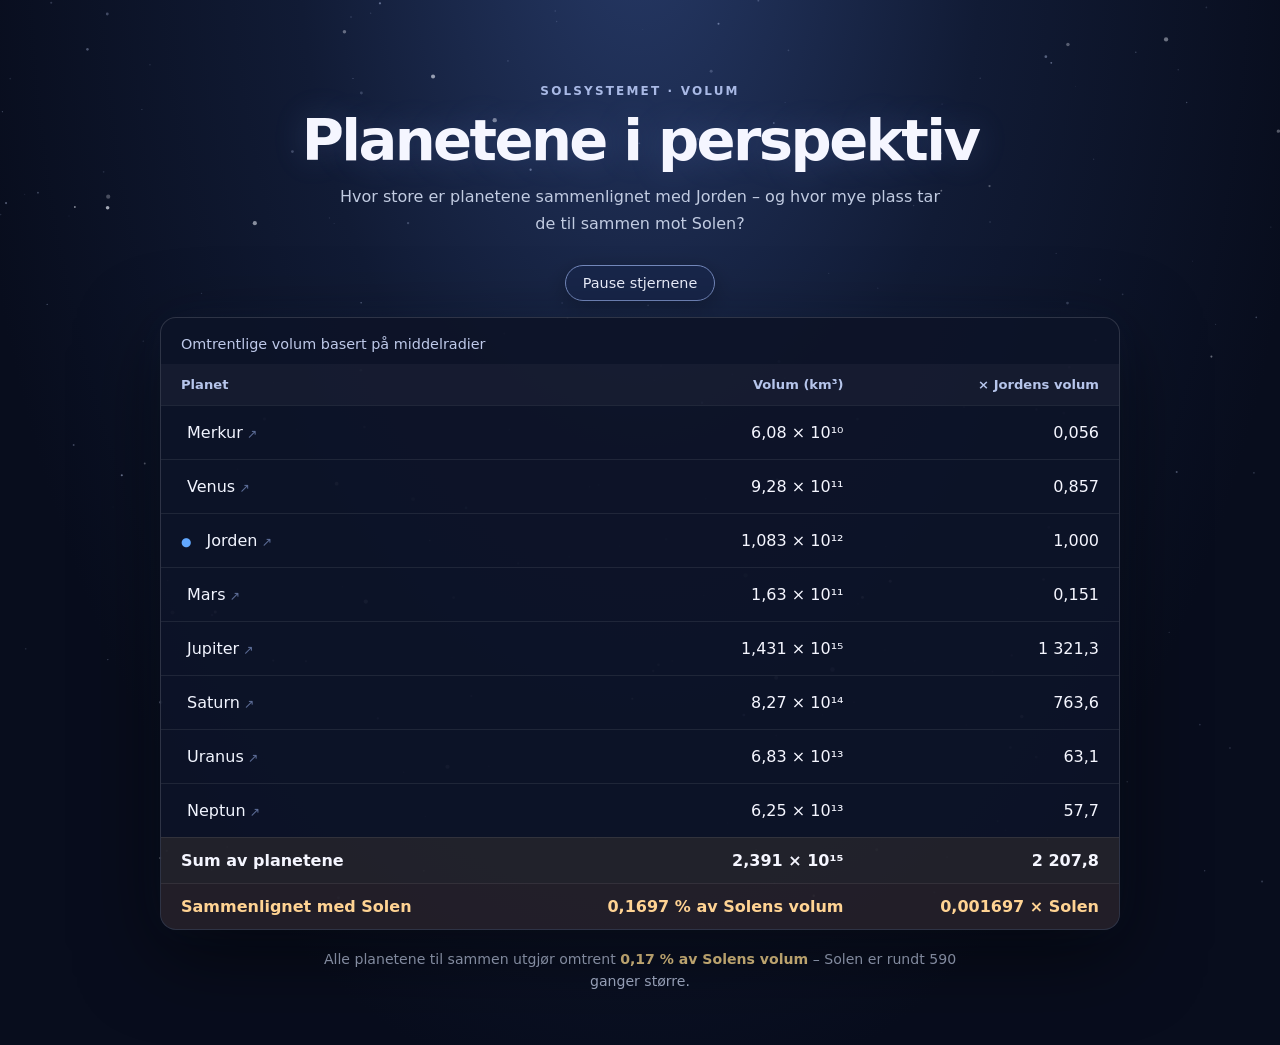
<file: index.html>
<!doctype html>
<html lang="no">
<head>
  <meta charset="utf-8">
  <meta name="viewport" content="width=device-width, initial-scale=1">
  <meta name="theme-color" content="#080d1d">
  <title>Planetvolumer – en sammenligning</title>
  <style type="text/plain">
    :root { color-scheme: dark; font-family: Inter, ui-sans-serif, system-ui, -apple-system, "Segoe UI", sans-serif; background: #080d1d; color: #f4f5fb; font-synthesis: none; }
    * { box-sizing: border-box; }
    body { margin: 0; min-height: 100vh; overflow-x: hidden; background: radial-gradient(ellipse at 50% 0%, #1a2850 0%, #0c142a 45%, #080d1d 85%); }
    #space { position: fixed; inset: 0; width: 100%; height: 100%; z-index: 0; pointer-events: none; }
    main { position: relative; z-index: 1; width: min(960px, calc(100% - 32px)); margin: 0 auto; padding: clamp(36px, 8vh, 80px) 0 52px; }
    .eyebrow { color: #9aaddd; text-transform: uppercase; letter-spacing: .17em; font-size: .75rem; font-weight: 700; text-align: center; }
    h1 { text-align: center; font-size: clamp(2rem, 5vw, 3.6rem); letter-spacing: -.045em; line-height: 1.08; margin: 12px 0; }
    .intro { color: #bac4dc; text-align: center; max-width: 620px; margin: 0 auto 28px; line-height: 1.65; }
    .toolbar { display: flex; justify-content: center; margin-bottom: 16px; }
    button { border: 1px solid #6278ad; border-radius: 999px; background: #18264a; color: #eef2ff; padding: 9px 16px; font: inherit; font-size: .9rem; cursor: pointer; transition: background .2s, border-color .2s; }
    button:hover { background: #243765; border-color: #9caee0; }
    button:focus-visible { outline: 3px solid #f4c66d; outline-offset: 3px; }
    .table-wrap { overflow-x: auto; border: 1px solid #ffffff20; border-radius: 16px; background: #0d1428ef; box-shadow: 0 24px 80px #0007; backdrop-filter: blur(10px); }
    table { width: 100%; border-collapse: collapse; min-width: 620px; font-variant-numeric: tabular-nums; }
    caption { text-align: left; padding: 18px 20px 12px; color: #b8c5e7; font-size: .9rem; }
    th, td { padding: 13px 20px; border-bottom: 1px solid #ffffff14; text-align: right; }
    th { color: #aebee5; background: #ffffff08; font-size: .82rem; font-weight: 650; }
    th:first-child, td:first-child { text-align: left; }
    tbody tr:hover { background: #ffffff08; }
    tbody tr.earth td:first-child::before { content: "●"; color: #62a8ff; font-size: .75em; margin-right: 9px; }
    .summary { background: #d9ae4f17; font-weight: 700; }
    .summary td { border-top: 1px solid #eac76b55; }
    .sun { background: #ff9e3814; color: #ffd393; font-weight: 700; }
    .sun td { border-bottom: 0; }
    .note { color: #aab5cf; text-align: center; font-size: .88rem; line-height: 1.6; margin: 18px auto 0; max-width: 680px; }
    .note strong { color: #f2d38f; }
    @media (max-width: 600px) { main { width: min(100% - 20px, 960px); padding-top: 38px; } th, td { padding: 12px 14px; } }
    @media (prefers-reduced-motion: reduce) { *, *::before, *::after { scroll-behavior: auto !important; } }
  </style>
  <link rel="stylesheet" href="style.css">
</head>
<body>
  <canvas id="space" aria-hidden="true"></canvas>
  <main>
    <p class="eyebrow">Solsystemet · volum</p>
    <h1>Planetene i perspektiv</h1>
    <p class="intro">Hvor store er planetene sammenlignet med Jorden – og hvor mye plass tar de til sammen mot Solen?</p>
    <div class="toolbar"><button id="toggle" type="button" aria-pressed="true">Pause stjernene</button></div>
    <div class="table-wrap">
      <table>
        <caption>Omtrentlige volum basert på middelradier</caption>
        <thead><tr><th scope="col">Planet</th><th scope="col">Volum (km³)</th><th scope="col">× Jordens volum</th></tr></thead>
        <tbody>
          <tr><td><button class="planet-trigger" data-planet="merkur" type="button">Merkur</button></td><td>6,08 × 10¹⁰</td><td>0,056</td></tr>
          <tr><td><button class="planet-trigger" data-planet="venus" type="button">Venus</button></td><td>9,28 × 10¹¹</td><td>0,857</td></tr>
          <tr class="earth"><td><button class="planet-trigger" data-planet="jorden" type="button">Jorden</button></td><td>1,083 × 10¹²</td><td>1,000</td></tr>
          <tr><td><button class="planet-trigger" data-planet="mars" type="button">Mars</button></td><td>1,63 × 10¹¹</td><td>0,151</td></tr>
          <tr><td><button class="planet-trigger" data-planet="jupiter" type="button">Jupiter</button></td><td>1,431 × 10¹⁵</td><td>1 321,3</td></tr>
          <tr><td><button class="planet-trigger" data-planet="saturn" type="button">Saturn</button></td><td>8,27 × 10¹⁴</td><td>763,6</td></tr>
          <tr><td><button class="planet-trigger" data-planet="uranus" type="button">Uranus</button></td><td>6,83 × 10¹³</td><td>63,1</td></tr>
          <tr><td><button class="planet-trigger" data-planet="neptun" type="button">Neptun</button></td><td>6,25 × 10¹³</td><td>57,7</td></tr>
          <tr class="summary"><td>Sum av planetene</td><td>2,391 × 10¹⁵</td><td>2 207,8</td></tr>
          <tr class="sun"><td>Sammenlignet med Solen</td><td>0,1697 % av Solens volum</td><td>0,001697 × Solen</td></tr>
        </tbody>
      </table>
    </div>
    <p class="note">Alle planetene til sammen utgjør omtrent <strong>0,17 % av Solens volum</strong> – Solen er rundt 590 ganger større.</p>
    <dialog id="planet-dialog" aria-labelledby="planet-title">
      <button class="dialog-close" type="button" aria-label="Lukk">×</button>
      <p class="dialog-kicker">NASA · Planetfakta</p>
      <h2 id="planet-title"></h2>
      <p id="planet-description" class="dialog-description"></p>
      <dl class="planet-facts">
        <div><dt>Diameter</dt><dd id="planet-diameter"></dd></div>
        <div><dt>Et år varer</dt><dd id="planet-year"></dd></div>
        <div><dt>Type</dt><dd id="planet-type"></dd></div>
      </dl>
      <a id="planet-source" class="nasa-link" target="_blank" rel="noopener noreferrer">Les mer hos NASA <span aria-hidden="true">↗</span></a>
    </dialog>
  </main>
  <script type="text/plain">
    (() => {
      const canvas = document.querySelector('#space');
      const ctx = canvas.getContext('2d');
      const button = document.querySelector('#toggle');
      const reduceMotion = window.matchMedia('(prefers-reduced-motion: reduce)');
      let width = 0, height = 0, dpr = 1, stars = [], running = !reduceMotion.matches, frame;

      function resize() {
        dpr = Math.min(window.devicePixelRatio || 1, 2);
        width = window.innerWidth;
        height = window.innerHeight;
        canvas.width = Math.round(width * dpr);
        canvas.height = Math.round(height * dpr);
        ctx.setTransform(dpr, 0, 0, dpr, 0, 0);
        const count = Math.min(260, Math.floor(width * height / 5000));
        stars = Array.from({ length: count }, () => ({
          x: Math.random() * width, y: Math.random() * height,
          radius: Math.random() * 1.35 + 0.35,
          speed: Math.random() * 0.34 + 0.08,
          alpha: Math.random() * 0.55 + 0.35,
          drift: (Math.random() - 0.5) * 0.12
        }));
        draw();
      }

      function draw() {
        ctx.clearRect(0, 0, width, height);
        for (const star of stars) {
          ctx.globalAlpha = star.alpha;
          ctx.fillStyle = '#e5edff';
          ctx.beginPath();
          ctx.arc(star.x, star.y, star.radius, 0, Math.PI * 2);
          ctx.fill();
          if (running) {
            star.y += star.speed;
            star.x += star.drift;
            if (star.y > height + 3) { star.y = -3; star.x = Math.random() * width; }
            if (star.x < -3) star.x = width + 3;
            if (star.x > width + 3) star.x = -3;
          }
        }
        ctx.globalAlpha = 1;
        if (running) frame = requestAnimationFrame(draw);
      }

      function setRunning(value) {
        running = value;
        button.textContent = running ? 'Pause stjernene' : 'Start stjernene';
        button.setAttribute('aria-pressed', String(running));
        cancelAnimationFrame(frame);
        draw();
      }

      button.addEventListener('click', () => setRunning(!running));
      reduceMotion.addEventListener?.('change', event => setRunning(!event.matches));
      window.addEventListener('resize', resize);
      resize();
    })();
  </script>
  <script src="script.js" defer></script>
</body>
</html>
</file>
<file: style.css>
/* Stylesheet for the animated planet-volume page. */
:root {
  color-scheme: dark;
  font-family: Inter, ui-sans-serif, system-ui, -apple-system, "Segoe UI", sans-serif;
  background: #070b18;
  color: #f5f6ff;
  font-synthesis: none;
}

* { box-sizing: border-box; }

body {
  min-height: 100vh;
  margin: 0;
  overflow-x: hidden;
  background: radial-gradient(ellipse at 50% -10%, #263966 0%, #111b35 38%, #080d1d 75%);
}

#space {
  position: fixed;
  inset: 0;
  z-index: 0;
  width: 100%;
  height: 100%;
  pointer-events: none;
}

main {
  position: relative;
  z-index: 1;
  width: min(960px, calc(100% - 32px));
  margin: 0 auto;
  padding: clamp(36px, 8vh, 80px) 0 52px;
  animation: arrive .8s cubic-bezier(.2,.8,.2,1) both;
}

.eyebrow {
  color: #a9b9e5;
  text-align: center;
  text-transform: uppercase;
  letter-spacing: .18em;
  font-size: .75rem;
  font-weight: 700;
}

h1 {
  margin: 12px 0;
  text-align: center;
  font-size: clamp(2rem, 5vw, 3.6rem);
  letter-spacing: -.045em;
  line-height: 1.08;
  text-shadow: 0 0 34px #89aaff30;
}

.intro {
  max-width: 620px;
  margin: 0 auto 28px;
  color: #c1cbe1;
  text-align: center;
  line-height: 1.65;
}

.toolbar { display: flex; justify-content: center; margin-bottom: 16px; }
button {
  border: 1px solid #7489bd;
  border-radius: 999px;
  padding: 9px 17px;
  background: #18264a;
  color: #eef2ff;
  font: inherit;
  font-size: .9rem;
  cursor: pointer;
  box-shadow: 0 5px 22px #0004;
  transition: transform .2s, background .2s, border-color .2s;
}
button:hover { transform: translateY(-2px); background: #263966; border-color: #b3c3f1; }
button:active { transform: translateY(0); }
button:focus-visible { outline: 3px solid #f4c66d; outline-offset: 3px; }

.table-wrap {
  overflow-x: auto;
  border: 1px solid #ffffff24;
  border-radius: 16px;
  background: #0d1428eF;
  box-shadow: 0 24px 80px #0008, 0 0 40px #4769b015;
  backdrop-filter: blur(12px);
}
table { width: 100%; min-width: 620px; border-collapse: collapse; font-variant-numeric: tabular-nums; }
caption { padding: 18px 20px 12px; color: #bec9e9; text-align: left; font-size: .9rem; }
th, td { padding: 13px 20px; border-bottom: 1px solid #ffffff14; text-align: right; }
th { background: #ffffff09; color: #b6c5eb; font-size: .82rem; font-weight: 650; }
th:first-child, td:first-child { text-align: left; }
tbody tr { transition: background .18s ease; }
tbody tr:hover { background: #ffffff0c; }
tbody tr.earth td:first-child::before { content: "●"; margin-right: 9px; color: #62a8ff; font-size: .75em; }
.planet-trigger {
  padding: 4px 6px;
  border: 0;
  border-radius: 6px;
  background: transparent;
  color: #f2f5ff;
  font: inherit;
  box-shadow: none;
}
.planet-trigger:hover { transform: none; background: #9fb7ff18; color: #c4d6ff; }
.planet-trigger::after { content: " ↗"; color: #91a8e0; font-size: .78em; opacity: .6; }

dialog {
  width: min(490px, calc(100% - 28px));
  max-width: 490px;
  padding: 30px;
  border: 1px solid #8498cc55;
  border-radius: 20px;
  background: radial-gradient(ellipse at 100% 0%, #2c426b 0%, #111a31 52%, #0b1122 100%);
  color: #f4f6ff;
  box-shadow: 0 28px 90px #000b, 0 0 45px #779aff20;
}
dialog::backdrop { background: #030712b8; backdrop-filter: blur(5px); }
dialog[open] { animation: dialog-in .24s cubic-bezier(.2,.8,.2,1) both; }
.dialog-close { position: absolute; top: 12px; right: 14px; width: 36px; height: 36px; padding: 0; border: 0; background: #ffffff12; font-size: 1.5rem; line-height: 1; }
.dialog-kicker { margin: 0 0 8px; color: #a7bbea; text-transform: uppercase; letter-spacing: .16em; font-size: .7rem; font-weight: 750; }
dialog h2 { margin: 0 0 12px; font-size: 2rem; letter-spacing: -.03em; }
.dialog-description { margin: 0; color: #c6d0e7; line-height: 1.65; }
.planet-facts { display: grid; grid-template-columns: repeat(3, 1fr); gap: 10px; margin: 22px 0; }
.planet-facts div { padding: 12px; border: 1px solid #ffffff16; border-radius: 12px; background: #ffffff08; }
.planet-facts dt { color: #a9b9dc; font-size: .72rem; }
.planet-facts dd { margin: 5px 0 0; font-size: .9rem; font-weight: 700; }
.nasa-link { display: inline-flex; gap: 8px; align-items: center; color: #c5d5ff; font-weight: 700; text-decoration: none; }
.nasa-link:hover { color: #fff; text-decoration: underline; }
@keyframes dialog-in { from { opacity: 0; transform: translateY(8px) scale(.98); } to { opacity: 1; transform: translateY(0) scale(1); } }
.summary { background: #d9ae4f19; font-weight: 700; }
.summary td { border-top: 1px solid #eac76b66; }
.sun { background: #ff9e3817; color: #ffd393; font-weight: 700; }
.sun td { border-bottom: 0; }
.note { max-width: 680px; margin: 18px auto 0; color: #aab5cf; text-align: center; font-size: .88rem; line-height: 1.6; }
.note strong { color: #f2d38f; }

@keyframes arrive { from { opacity: 0; transform: translateY(14px); } to { opacity: 1; transform: translateY(0); } }
@media (max-width: 600px) {
  main { width: min(100% - 20px, 960px); padding-top: 38px; }
  th, td { padding: 12px 14px; }
  dialog { padding: 26px 20px 22px; }
  .planet-facts { gap: 6px; }
  .planet-facts div { padding: 9px; }
}
@media (prefers-reduced-motion: reduce) {
  *, *::before, *::after { animation-duration: .01ms !important; transition-duration: .01ms !important; scroll-behavior: auto !important; }
}
</file>
